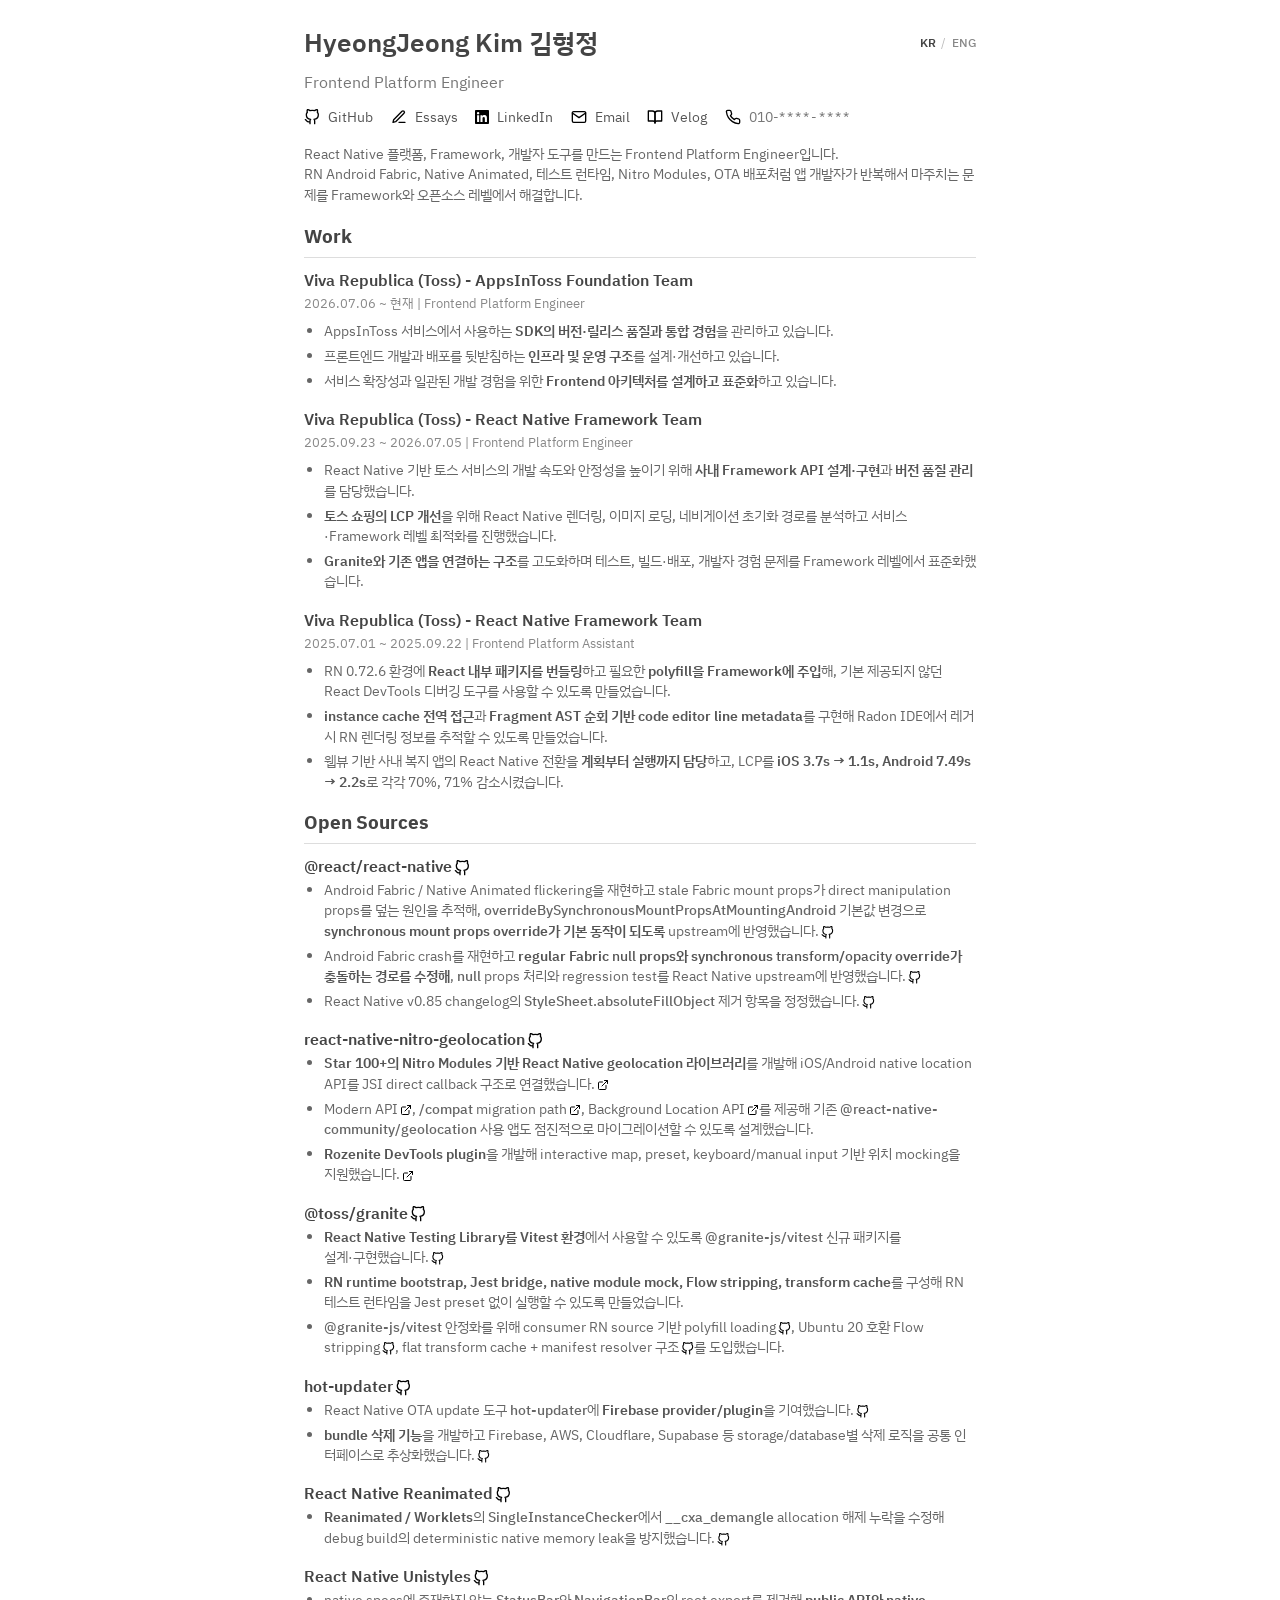
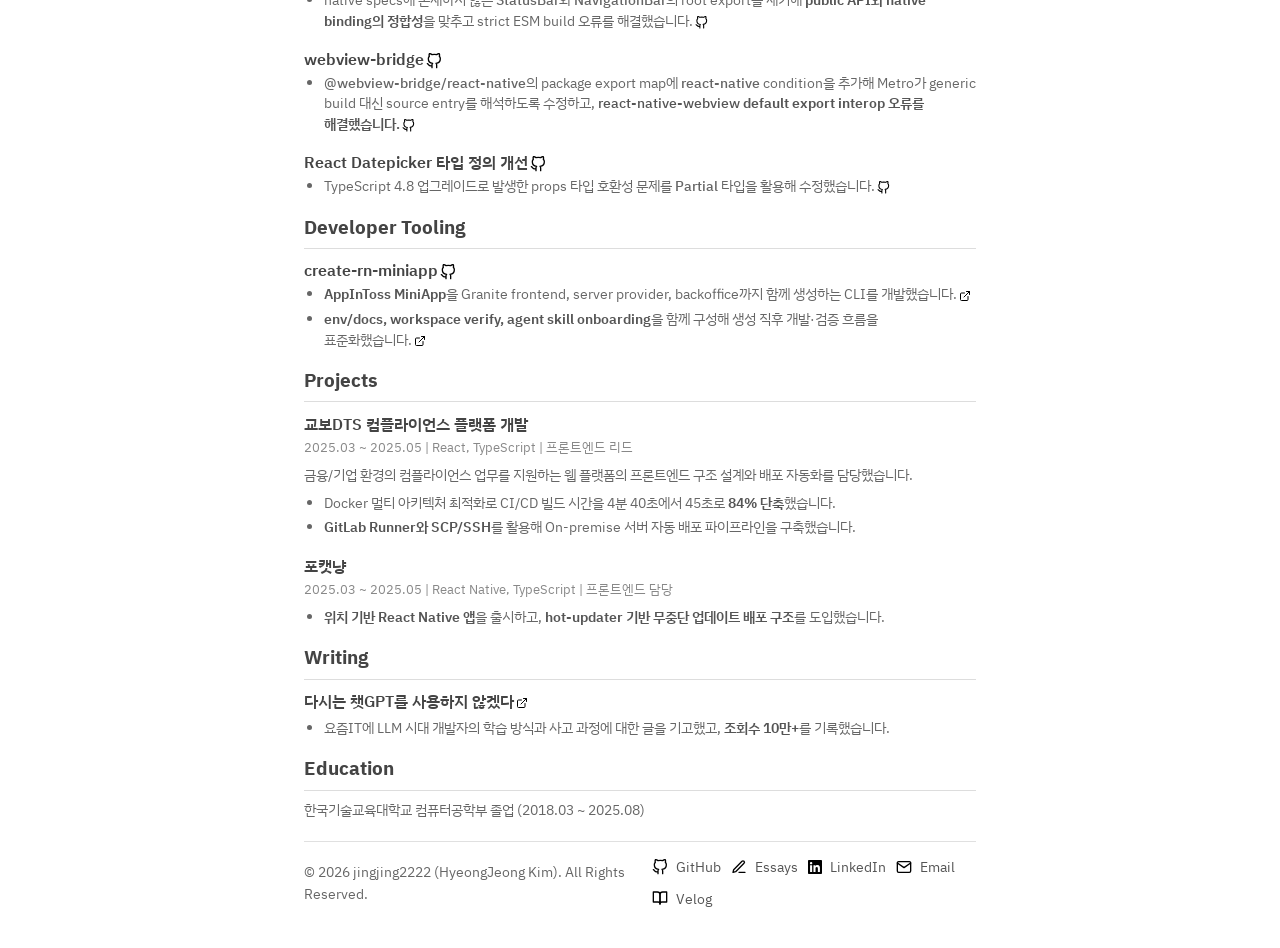
<file: index.html>
<!DOCTYPE html>
<html lang="ko">

<head>
    <link rel="stylesheet" href="style.css?v=external-icon-links-1" />
    <meta charset="UTF-8">
    <meta name="viewport" content="width=device-width, initial-scale=1.0">
    <title>김형정 | Frontend Platform Engineer</title>
    <meta name="description" content="jingjing2222's resume">
    <meta name="keywords"
        content="김형정, Frontend Platform Engineer, React Native, TypeScript, 토스, Framework, Developer Tooling, jingjing2222">
    <meta name="author" content="김형정 (HyeongJeong Kim)">
    <meta name="robots" content="index, follow">
    <link rel="canonical" href="https://jingjing2222.github.io/resume/">
    <link rel="alternate" hreflang="ko" href="https://jingjing2222.github.io/resume/">
    <link rel="alternate" hreflang="en" href="https://jingjing2222.github.io/resume/en.html">
    <link rel="alternate" hreflang="x-default" href="https://jingjing2222.github.io/resume/">

    <!-- Open Graph Meta Tags -->
    <meta property="og:type" content="website">
    <meta property="og:title" content="김형정 | Frontend Platform Engineer">
    <meta property="og:description" content="jingjing2222's resume">
    <meta property="og:url" content="https://jingjing2222.github.io/resume/">
    <meta property="og:site_name" content="김형정 이력서">
    <meta property="og:locale" content="ko_KR">

    <!-- Twitter Card Meta Tags -->
    <meta name="twitter:card" content="summary">
    <meta name="twitter:title" content="김형정 | Frontend Platform Engineer">
    <meta name="twitter:description" content="jingjing2222's resume">
    <meta name="twitter:site" content="@jingjing2222">
    <meta name="twitter:creator" content="@jingjing2222">

    <!-- JSON-LD Structured Data -->
    <script type="application/ld+json">
    {
        "@context": "https://schema.org",
        "@type": "Person",
        "name": "김형정",
        "alternateName": "HyeongJeong Kim",
        "jobTitle": "Frontend Platform Engineer",
        "description": "jingjing2222's resume",
        "url": "https://jingjing2222.github.io/resume/",
        "sameAs": [
            "https://github.com/jingjing2222",
            "https://velog.io/@jingjing2222/posts",
            "https://brunch.co.kr/@jay2",
            "https://www.linkedin.com/in/%ED%98%95%EC%A0%95-%EA%B9%80-28005a360/"
        ],
        "email": "hj.jingjing2222@gmail.com",
        "knowsAbout": [
            "React Native",
            "React Native Platform",
            "TypeScript",
            "Frontend Platform",
            "Developer Tooling",
            "Mobile Development",
            "JavaScript"
        ],
        "worksFor": {
            "@type": "Organization",
            "name": "Viva Republica (Toss)"
        },
        "alumniOf": {
            "@type": "EducationalOrganization",
            "name": "한국기술교육대학교",
            "department": "컴퓨터공학부"
        }
    }
    </script>
</head>

<body>
    <main class="main">
        <header>
            <div class="header-title-row">
                <h1 class="title">HyeongJeong Kim 김형정</h1>
                <nav class="lang-switch" aria-label="Language">
                    <a href="index.html" class="lang-link" aria-current="page">KR</a>
                    <span class="lang-separator" aria-hidden="true">/</span>
                    <a href="en.html" class="lang-link">ENG</a>
                </nav>
            </div>
            <div class="title-desc">Frontend Platform Engineer</div>

            <div class="social-links">
                <a href="https://github.com/jingjing2222" target="_blank" class="social-link">
                    <span class="icon github-icon" aria-hidden="true"></span> GitHub
                </a>

                <a href="https://brunch.co.kr/@jay2" target="_blank" class="social-link">
                    <span class="icon essay-icon" aria-hidden="true"></span> Essays
                </a>

                <a href="https://www.linkedin.com/in/%ED%98%95%EC%A0%95-%EA%B9%80-28005a360/" target="_blank"
                    class="social-link">
                    <span class="icon linkedin-icon" aria-hidden="true"></span> LinkedIn
                </a>

                <a href="mailto:hj.jingjing2222@gmail.com" target="_blank" class="social-link">
                    <span class="icon email-icon" aria-hidden="true"></span> Email
                </a>

                <a href="https://velog.io/@jingjing2222/posts" target="_blank" class="social-link">
                    <span class="icon blog-icon" aria-hidden="true"></span> Velog
                </a>

                <div class="social-link">
                    <span class="icon phone-icon" aria-hidden="true"></span><span>010-</span><span
                        class="phone-number"></span>
                </div>
            </div>
        </header>

        <section class="about">
            <p>
                React Native 플랫폼, Framework, 개발자 도구를 만드는 Frontend Platform Engineer입니다.<br />
                RN Android Fabric, Native Animated, 테스트 런타임, Nitro Modules, OTA 배포처럼 앱 개발자가 반복해서 마주치는 문제를 Framework와 오픈소스 레벨에서 해결합니다.<br />
            </p>
        </section>

        <section class="work">
            <h2>Work</h2>

            <div class="experience-item">
                <h3>Viva Republica (Toss) - AppsInToss Foundation Team</h3>
                <div class="project-period">2026.07.06 ~ 현재 | Frontend Platform Engineer</div>
                <ul>
                    <li>AppsInToss 서비스에서 사용하는 <span class="semibold">SDK의 버전·릴리스 품질과 통합 경험</span>을 관리하고 있습니다.</li>
                    <li>프론트엔드 개발과 배포를 뒷받침하는 <span class="semibold">인프라 및 운영 구조</span>를 설계·개선하고 있습니다.</li>
                    <li>서비스 확장성과 일관된 개발 경험을 위한 <span class="semibold">Frontend 아키텍처를 설계하고 표준화</span>하고 있습니다.</li>
                </ul>
            </div>

            <div class="experience-item">
                <h3>Viva Republica (Toss) - React Native Framework Team</h3>
                <div class="project-period">2025.09.23 ~ 2026.07.05 | Frontend Platform Engineer</div>
                <ul>
                    <li>React Native 기반 토스 서비스의 개발 속도와 안정성을 높이기 위해 <span class="semibold">사내 Framework API 설계·구현</span>과 <span class="semibold">버전 품질 관리</span>를 담당했습니다.</li>
                    <li><span class="semibold">토스 쇼핑의 LCP 개선</span>을 위해 React Native 렌더링, 이미지 로딩, 네비게이션 초기화 경로를 분석하고 서비스·Framework 레벨 최적화를 진행했습니다.</li>
                    <li><span class="semibold">Granite와 기존 앱을 연결하는 구조</span>를 고도화하며 테스트, 빌드·배포, 개발자 경험 문제를 Framework 레벨에서 표준화했습니다.</li>
                </ul>
            </div>

            <div class="experience-item">
                <h3>Viva Republica (Toss) - React Native Framework Team</h3>
                <div class="project-period">2025.07.01 ~ 2025.09.22 | Frontend Platform Assistant</div>
                <ul>
                    <li>RN 0.72.6 환경에 <span class="semibold">React 내부 패키지를 번들링</span>하고 필요한 <span class="semibold">polyfill을 Framework에 주입</span>해, 기본 제공되지 않던 React DevTools 디버깅 도구를 사용할 수 있도록 만들었습니다.</li>
                    <li><span class="semibold">instance cache 전역 접근</span>과 <span class="semibold">Fragment AST 순회 기반 code editor line metadata</span>를 구현해 Radon IDE에서 레거시 RN 렌더링 정보를 추적할 수 있도록 만들었습니다.</li>
                    <li>웹뷰 기반 사내 복지 앱의 React Native 전환을 <span class="semibold">계획부터 실행까지 담당</span>하고, LCP를 <span class="semibold">iOS 3.7s → 1.1s, Android 7.49s → 2.2s</span>로 각각 70%, 71% 감소시켰습니다.</li>
                </ul>
            </div>
        </section>

        <section class="open-source">
            <h2>Open Sources</h2>

            <div class="experience-item open-source-react-native">
                <h3>@react/react-native<a href="https://github.com/react/react-native" target="_blank"
                        class="github-link" aria-label="@react/react-native GitHub 저장소"><span
                            class="icon github-icon" aria-hidden="true"></span></a></h3>
                <ul>
                    <li>Android Fabric / Native Animated flickering을 재현하고 stale Fabric mount props가 direct manipulation props를 덮는 원인을 추적해, <code>overrideBySynchronousMountPropsAtMountingAndroid</code> 기본값 변경으로 <span class="semibold">synchronous mount props override가 기본 동작이 되도록</span> upstream에 <span class="github-reference">반영했습니다.<a
                            href="https://github.com/react/react-native/pull/56652" target="_blank"
                            class="github-link" aria-label="React Native PR 56652"><span class="icon github-icon"
                                aria-hidden="true"></span></a></span></li>
                    <li>Android Fabric crash를 재현하고 <span class="semibold">regular Fabric <code>null</code> props와 synchronous <code>transform</code>/<code>opacity</code> override가 충돌하는 경로를 수정해</span>, <code>null</code> props 처리와 regression test를 React Native upstream에 <span class="github-reference">반영했습니다.<a
                            href="https://github.com/react/react-native/pull/56913" target="_blank"
                            class="github-link" aria-label="React Native PR 56913"><span class="icon github-icon"
                                aria-hidden="true"></span></a></span></li>
                    <li>React Native v0.85 changelog의 <code>StyleSheet.absoluteFillObject</code> 제거 항목을 <span class="github-reference">정정했습니다.<a
                            href="https://github.com/react/react-native/pull/56390" target="_blank"
                            class="github-link" aria-label="React Native PR 56390"><span class="icon github-icon"
                                aria-hidden="true"></span></a></span></li>
                </ul>
            </div>

            <div class="experience-item">
                <h3>React Native Unistyles<a href="https://github.com/jpudysz/react-native-unistyles" target="_blank"
                        class="github-link" aria-label="React Native Unistyles GitHub 저장소"><span
                            class="icon github-icon" aria-hidden="true"></span></a></h3>
                <ul>
                    <li>native specs에 존재하지 않는 <code>StatusBar</code>와 <code>NavigationBar</code>의 root export를 제거해 <span class="semibold">public API와 native binding의 정합성</span>을 맞추고 strict ESM build 오류를 <span class="github-reference">해결했습니다.<a
                            href="https://github.com/jpudysz/react-native-unistyles/pull/1197" target="_blank"
                            class="github-link" aria-label="React Native Unistyles PR 1197"><span
                                class="icon github-icon" aria-hidden="true"></span></a></span></li>
                </ul>
            </div>

            <div class="experience-item open-source-granite">
                <h3>@toss/granite<a href="https://github.com/toss/granite" target="_blank"
                        class="github-link" aria-label="@toss/granite GitHub 저장소"><span
                            class="icon github-icon" aria-hidden="true"></span></a></h3>
                <ul>
                    <li><span class="semibold">React Native Testing Library를 Vitest 환경</span>에서 사용할 수 있도록 <code>@granite-js/vitest</code> 신규 패키지를 <span class="github-reference">설계·구현했습니다.<a
                            href="https://github.com/toss/granite/pull/275" target="_blank"
                            class="github-link" aria-label="Granite PR 275"><span class="icon github-icon"
                                aria-hidden="true"></span></a></span></li>
                    <li><span class="semibold">RN runtime bootstrap, Jest bridge, native module mock, Flow stripping, transform cache</span>를 구성해 RN 테스트 런타임을 Jest preset 없이 실행할 수 있도록 만들었습니다.</li>
                    <li><code>@granite-js/vitest</code> 안정화를 위해 consumer RN source 기반 polyfill <span class="github-reference">loading<a
                            href="https://github.com/toss/granite/pull/277" target="_blank" class="github-link"
                            aria-label="Granite PR 277"><span class="icon github-icon" aria-hidden="true"></span></a></span>, Ubuntu 20 호환 Flow <span class="github-reference">stripping<a
                            href="https://github.com/toss/granite/pull/278" target="_blank" class="github-link"
                            aria-label="Granite PR 278"><span class="icon github-icon" aria-hidden="true"></span></a></span>, flat transform cache + manifest resolver <span class="github-reference">구조<a
                            href="https://github.com/toss/granite/pull/284" target="_blank" class="github-link"
                            aria-label="Granite PR 284"><span class="icon github-icon" aria-hidden="true"></span></a></span>를 도입했습니다.</li>
                </ul>
            </div>

            <div class="experience-item open-source-nitro-geolocation">
                <h3>react-native-nitro-geolocation<a href="https://github.com/jingjing2222/react-native-nitro-geolocation"
                        target="_blank" class="github-link" aria-label="react-native-nitro-geolocation GitHub 저장소"><span
                            class="icon github-icon" aria-hidden="true"></span></a></h3>
                <ul>
                    <li><span class="semibold">Star 100+의 Nitro Modules 기반 React Native geolocation 라이브러리</span>를 개발해 iOS/Android native location API를 JSI direct callback 구조로 <span class="external-reference">연결했습니다.<a
                            href="https://react-native-nitro-geolocation.pages.dev/guide/why-nitro-module"
                            target="_blank" class="doc-link" aria-label="Nitro Modules 소개 문서"><span
                                class="link-icon" aria-hidden="true"></span></a></span></li>
                    <li><span class="external-reference">Modern API<a
                            href="https://react-native-nitro-geolocation.pages.dev/guide/modern-api" target="_blank"
                            class="doc-link" aria-label="Modern API 문서"><span class="link-icon"
                                aria-hidden="true"></span></a></span>, <span class="external-reference"><span><code>/compat</code> migration path</span><a
                            href="https://react-native-nitro-geolocation.pages.dev/guide/compat-api" target="_blank"
                            class="doc-link" aria-label="호환 API 마이그레이션 문서"><span class="link-icon"
                                aria-hidden="true"></span></a></span>, <span class="external-reference">Background Location API<a
                            href="https://react-native-nitro-geolocation.pages.dev/background/overview" target="_blank"
                            class="doc-link" aria-label="Background Location API 문서"><span class="link-icon"
                                aria-hidden="true"></span></a></span>를 제공해 기존 <code>@react-native-community/geolocation</code> 사용 앱도 점진적으로 마이그레이션할 수 있도록 설계했습니다.</li>
                    <li><span class="semibold">Rozenite DevTools plugin</span>을 개발해 interactive map, preset, keyboard/manual input 기반 위치 mocking을 <span class="external-reference">지원했습니다.<a
                            href="https://react-native-nitro-geolocation.pages.dev/guide/devtools" target="_blank"
                            class="doc-link" aria-label="Rozenite DevTools plugin 문서"><span class="link-icon"
                                aria-hidden="true"></span></a></span></li>
                </ul>
            </div>

            <div class="experience-item open-source-reanimated">
                <h3>React Native Reanimated<a href="https://github.com/software-mansion/react-native-reanimated"
                        target="_blank" class="github-link" aria-label="React Native Reanimated GitHub 저장소"><span
                            class="icon github-icon" aria-hidden="true"></span></a></h3>
                <ul>
                    <li><span class="semibold">Reanimated / Worklets</span>의 <code>SingleInstanceChecker</code>에서 <code>__cxa_demangle</code> allocation 해제 누락을 수정해 debug build의 deterministic native memory leak을 <span class="github-reference">방지했습니다.<a
                            href="https://github.com/software-mansion/react-native-reanimated/pull/8964" target="_blank"
                            class="github-link" aria-label="React Native Reanimated PR 8964"><span
                                class="icon github-icon" aria-hidden="true"></span></a></span></li>
                </ul>
            </div>

            <div class="experience-item open-source-hot-updater">
                <h3>hot-updater<a href="https://github.com/gronxb/hot-updater" target="_blank"
                        class="github-link" aria-label="hot-updater GitHub 저장소"><span class="icon github-icon"
                            aria-hidden="true"></span></a></h3>
                <ul>
                    <li>React Native OTA update 도구 <code>hot-updater</code>에 <span class="semibold">Firebase provider/plugin</span>을 <span class="github-reference">기여했습니다.<a
                            href="https://github.com/gronxb/hot-updater/pull/212" target="_blank"
                            class="github-link" aria-label="hot-updater PR 212"><span class="icon github-icon"
                                aria-hidden="true"></span></a></span></li>
                    <li><span class="semibold">bundle 삭제 기능</span>을 개발하고 Firebase, AWS, Cloudflare, Supabase 등 storage/database별 삭제 로직을 공통 인터페이스로 <span class="github-reference">추상화했습니다.<a
                            href="https://github.com/gronxb/hot-updater/pull/388" target="_blank"
                            class="github-link" aria-label="hot-updater PR 388"><span class="icon github-icon"
                                aria-hidden="true"></span></a></span></li>
                </ul>
            </div>

            <div class="experience-item">
                <h3>webview-bridge<a href="https://github.com/gronxb/webview-bridge" target="_blank"
                        class="github-link" aria-label="webview-bridge GitHub 저장소"><span
                            class="icon github-icon" aria-hidden="true"></span></a></h3>
                <ul>
                    <li><code>@webview-bridge/react-native</code>의 package export map에 <code>react-native</code> condition을 추가해 Metro가 generic build 대신 source entry를 해석하도록 수정하고, <span class="semibold"><code>react-native-webview</code> default export interop 오류를</span> <span class="github-reference"><span class="semibold">해결했습니다.</span><a
                            href="https://github.com/gronxb/webview-bridge/pull/115" target="_blank"
                            class="github-link" aria-label="webview-bridge PR 115"><span class="icon github-icon"
                                aria-hidden="true"></span></a></span></li>
                </ul>
            </div>

            <div class="experience-item">
                <h3>React Datepicker 타입 정의 개선<a href="https://github.com/Hacker0x01/react-datepicker"
                        target="_blank" class="github-link" aria-label="React Datepicker GitHub 저장소"><span
                            class="icon github-icon" aria-hidden="true"></span></a></h3>
                <ul>
                    <li>TypeScript 4.8 업그레이드로 발생한 props 타입 호환성 문제를 <code>Partial</code> 타입을 활용해 <span class="github-reference">수정했습니다.<a
                            href="https://github.com/Hacker0x01/react-datepicker/pull/5406" target="_blank"
                            class="github-link" aria-label="React Datepicker PR 5406"><span
                                class="icon github-icon" aria-hidden="true"></span></a></span></li>
                </ul>
            </div>
        </section>

        <section class="app">
            <h2>Developer Tooling</h2>
            <div class="app-item">
                <h3>create-rn-miniapp<a href="https://github.com/jingjing2222/create-rn-miniapp" target="_blank"
                        class="github-link" aria-label="create-rn-miniapp GitHub 저장소"><span
                            class="icon github-icon" aria-hidden="true"></span></a></h3>
                <ul>
                    <li><span class="semibold">AppInToss MiniApp</span>을 Granite frontend, server provider, backoffice까지 함께 생성하는 CLI를 <span class="external-reference">개발했습니다.<a
                            href="https://github.com/jingjing2222/create-rn-miniapp#%EC%83%9D%EC%84%B1%ED%95%98%EB%A9%B4-%EB%B0%94%EB%A1%9C-%EC%A4%80%EB%B9%84%EB%8F%BC%EC%9A%94"
                            target="_blank" class="doc-link" aria-label="create-rn-miniapp 생성 기능 문서"><span
                                class="link-icon" aria-hidden="true"></span></a></span></li>
                    <li><span class="semibold">env/docs, workspace verify, agent skill onboarding</span>을 함께 구성해 생성 직후 개발·검증 흐름을 <span class="external-reference">표준화했습니다.<a
                            href="https://github.com/jingjing2222/create-rn-miniapp#%EC%83%9D%EC%84%B1%ED%95%98%EB%A9%B4-%EB%B0%94%EB%A1%9C-%EC%A4%80%EB%B9%84%EB%8F%BC%EC%9A%94"
                            target="_blank" class="doc-link" aria-label="create-rn-miniapp 개발 흐름 문서"><span
                                class="link-icon" aria-hidden="true"></span></a></span></li>
                </ul>
            </div>
        </section>

        <section class="projects">
            <h2>Projects</h2>

            <div class="project-item">
                <h3>교보DTS 컴플라이언스 플랫폼 개발</h3>
                <div class="project-period">2025.03 ~ 2025.05 | React, TypeScript | 프론트엔드 리드</div>
                <p>금융/기업 환경의 컴플라이언스 업무를 지원하는 웹 플랫폼의 프론트엔드 구조 설계와 배포 자동화를 담당했습니다.</p>
                <ul>
                    <li>Docker 멀티 아키텍처 최적화로 CI/CD 빌드 시간을 4분 40초에서 45초로 <span class="semibold">84% 단축</span>했습니다.</li>
                    <li><span class="semibold">GitLab Runner와 SCP/SSH</span>를 활용해 On-premise 서버 자동 배포 파이프라인을 구축했습니다.</li>
                </ul>
            </div>

            <div class="project-item">
                <h3>포캣냥</h3>
                <div class="project-period">2025.03 ~ 2025.05 | React Native, TypeScript | 프론트엔드 담당</div>
                <ul>
                    <li><span class="semibold">위치 기반 React Native 앱</span>을 출시하고, <span class="semibold">hot-updater 기반 무중단 업데이트 배포 구조</span>를 도입했습니다.</li>
                </ul>

            </div>
        </section>

        <section class="article">
            <h2>Writing</h2>

            <div class="experience-item">
                <h3>다시는 챗GPT를 사용하지 <span class="external-reference">않겠다<a
                            href="https://yozm.wishket.com/magazine/detail/3076/" target="_blank" class="doc-link"
                            aria-label="다시는 챗GPT를 사용하지 않겠다 글"><span class="link-icon"
                                aria-hidden="true"></span></a></span></h3>
                <ul>
                    <li>요즘IT에 LLM 시대 개발자의 학습 방식과 사고 과정에 대한 글을 기고했고, <span class="semibold">조회수 10만+</span>를 기록했습니다.</li>
                </ul>
            </div>
        </section>

        <section class="education">
            <h2>Education</h2>
            <div class="education-item">
                <ul class="compact-list">
                    <li>한국기술교육대학교 컴퓨터공학부 졸업 (2018.03 ~ 2025.08)</li>
                </ul>
            </div>
        </section>

        <footer class="footer">
            <div class="footer-content">
                <div class="footer-info">
                    <p>© 2026 jingjing2222 (HyeongJeong Kim). All Rights Reserved.</p>
                </div>
                <div class="footer-links">
                    <a href="https://github.com/jingjing2222" target="_blank" class="footer-link">
                        <span class="icon github-icon" aria-hidden="true"></span> GitHub
                    </a>
                    <a href="https://brunch.co.kr/@jay2" target="_blank" class="footer-link">
                        <span class="icon essay-icon" aria-hidden="true"></span> Essays
                    </a>
                    <a href="https://www.linkedin.com/in/%ED%98%95%EC%A0%95-%EA%B9%80-28005a360/" target="_blank"
                        class="footer-link">
                        <span class="icon linkedin-icon" aria-hidden="true"></span> LinkedIn
                    </a>
                    <a href="mailto:hj.jingjing2222@gmail.com" class="footer-link">
                        <span class="icon email-icon" aria-hidden="true"></span> Email
                    </a>
                    <a href="https://velog.io/@jingjing2222/posts" target="_blank" class="footer-link">
                        <span class="icon blog-icon" aria-hidden="true"></span> Velog
                    </a>
                </div>
            </div>
        </footer>

    </main>
</body>

</html>
</file>
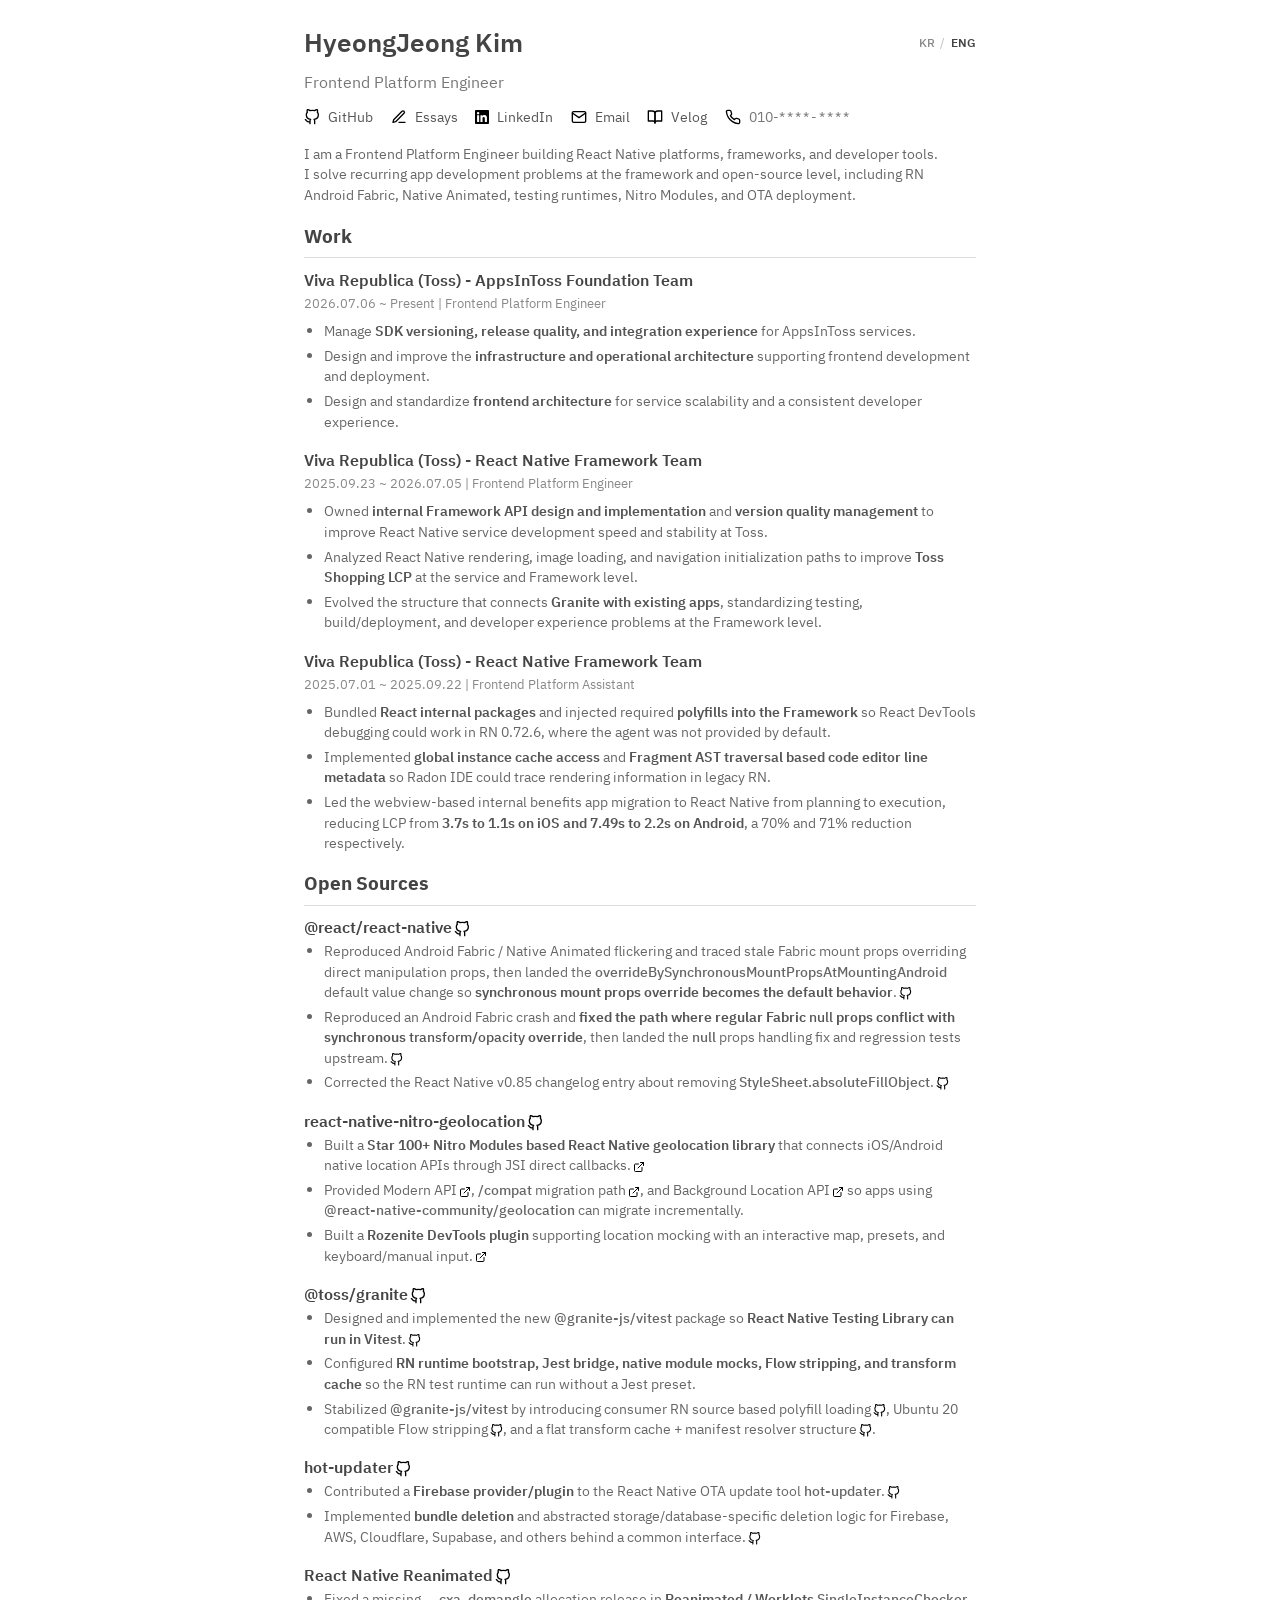
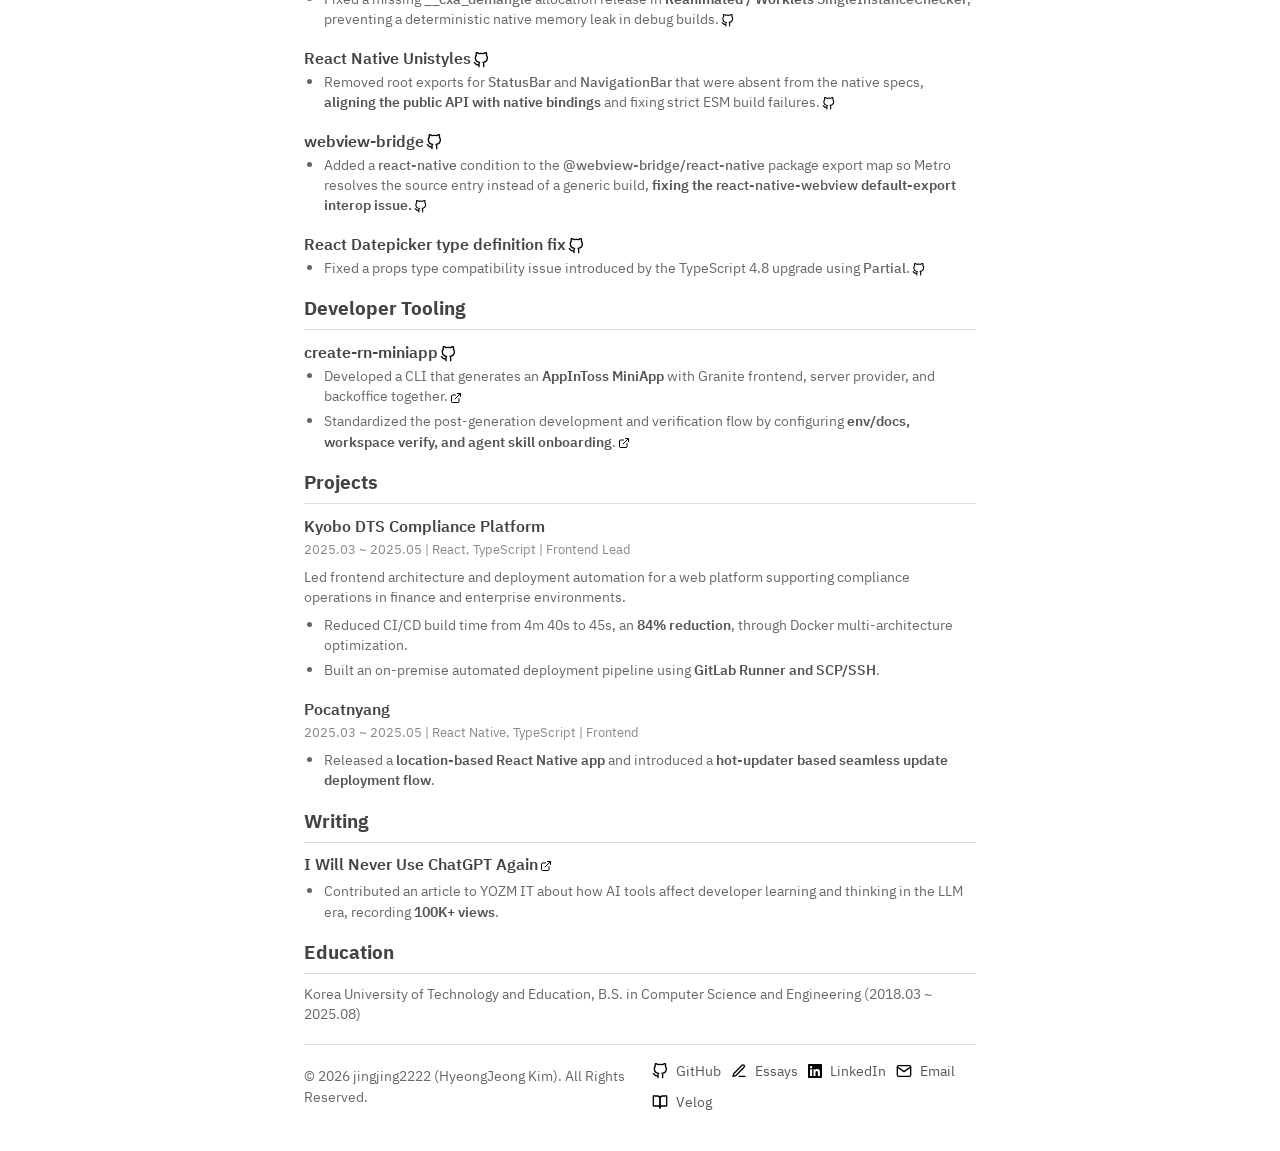
<file: en.html>
<!DOCTYPE html>
<html lang="en">

<head>
    <link rel="stylesheet" href="style.css?v=external-icon-links-1" />
    <meta charset="UTF-8">
    <meta name="viewport" content="width=device-width, initial-scale=1.0">
    <title>HyeongJeong Kim | Frontend Platform Engineer</title>
    <meta name="description" content="HyeongJeong Kim's resume">
    <meta name="keywords"
        content="HyeongJeong Kim, Frontend Platform Engineer, React Native, TypeScript, Toss, Framework, Developer Tooling, jingjing2222">
    <meta name="author" content="HyeongJeong Kim (김형정)">
    <meta name="robots" content="index, follow">
    <link rel="canonical" href="https://jingjing2222.github.io/resume/en.html">
    <link rel="alternate" hreflang="ko" href="https://jingjing2222.github.io/resume/">
    <link rel="alternate" hreflang="en" href="https://jingjing2222.github.io/resume/en.html">
    <link rel="alternate" hreflang="x-default" href="https://jingjing2222.github.io/resume/">

    <!-- Open Graph Meta Tags -->
    <meta property="og:type" content="website">
    <meta property="og:title" content="HyeongJeong Kim | Frontend Platform Engineer">
    <meta property="og:description" content="HyeongJeong Kim's resume">
    <meta property="og:url" content="https://jingjing2222.github.io/resume/en.html">
    <meta property="og:site_name" content="HyeongJeong Kim Resume">
    <meta property="og:locale" content="en_US">

    <!-- Twitter Card Meta Tags -->
    <meta name="twitter:card" content="summary">
    <meta name="twitter:title" content="HyeongJeong Kim | Frontend Platform Engineer">
    <meta name="twitter:description" content="HyeongJeong Kim's resume">
    <meta name="twitter:site" content="@jingjing2222">
    <meta name="twitter:creator" content="@jingjing2222">

    <!-- JSON-LD Structured Data -->
    <script type="application/ld+json">
    {
        "@context": "https://schema.org",
        "@type": "Person",
        "name": "HyeongJeong Kim",
        "alternateName": "김형정",
        "jobTitle": "Frontend Platform Engineer",
        "description": "HyeongJeong Kim's resume",
        "url": "https://jingjing2222.github.io/resume/en.html",
        "sameAs": [
            "https://github.com/jingjing2222",
            "https://velog.io/@jingjing2222/posts",
            "https://brunch.co.kr/@jay2",
            "https://www.linkedin.com/in/%ED%98%95%EC%A0%95-%EA%B9%80-28005a360/"
        ],
        "email": "hj.jingjing2222@gmail.com",
        "knowsAbout": [
            "React Native",
            "React Native Platform",
            "TypeScript",
            "Frontend Platform",
            "Developer Tooling",
            "Mobile Development",
            "JavaScript"
        ],
        "worksFor": {
            "@type": "Organization",
            "name": "Viva Republica (Toss)"
        },
        "alumniOf": {
            "@type": "EducationalOrganization",
            "name": "Korea University of Technology and Education",
            "department": "Computer Science and Engineering"
        }
    }
    </script>
</head>

<body>
    <main class="main">
        <header>
            <div class="header-title-row">
                <h1 class="title">HyeongJeong Kim</h1>
                <nav class="lang-switch" aria-label="Language">
                    <a href="index.html" class="lang-link">KR</a>
                    <span class="lang-separator" aria-hidden="true">/</span>
                    <a href="en.html" class="lang-link" aria-current="page">ENG</a>
                </nav>
            </div>
            <div class="title-desc">Frontend Platform Engineer</div>

            <div class="social-links">
                <a href="https://github.com/jingjing2222" target="_blank" class="social-link">
                    <span class="icon github-icon" aria-hidden="true"></span> GitHub
                </a>

                <a href="https://brunch.co.kr/@jay2" target="_blank" class="social-link">
                    <span class="icon essay-icon" aria-hidden="true"></span> Essays
                </a>

                <a href="https://www.linkedin.com/in/%ED%98%95%EC%A0%95-%EA%B9%80-28005a360/" target="_blank"
                    class="social-link">
                    <span class="icon linkedin-icon" aria-hidden="true"></span> LinkedIn
                </a>

                <a href="mailto:hj.jingjing2222@gmail.com" target="_blank" class="social-link">
                    <span class="icon email-icon" aria-hidden="true"></span> Email
                </a>

                <a href="https://velog.io/@jingjing2222/posts" target="_blank" class="social-link">
                    <span class="icon blog-icon" aria-hidden="true"></span> Velog
                </a>

                <div class="social-link">
                    <span class="icon phone-icon" aria-hidden="true"></span><span>010-</span><span
                        class="phone-number"></span>
                </div>
            </div>
        </header>

        <section class="about">
            <p>
                I am a Frontend Platform Engineer building React Native platforms, frameworks, and developer tools.<br />
                I solve recurring app development problems at the framework and open-source level, including RN Android Fabric, Native Animated, testing runtimes, Nitro Modules, and OTA deployment.<br />
            </p>
        </section>

        <section class="work">
            <h2>Work</h2>

            <div class="experience-item">
                <h3>Viva Republica (Toss) - AppsInToss Foundation Team</h3>
                <div class="project-period">2026.07.06 ~ Present | Frontend Platform Engineer</div>
                <ul>
                    <li>Manage <span class="semibold">SDK versioning, release quality, and integration experience</span> for AppsInToss services.</li>
                    <li>Design and improve the <span class="semibold">infrastructure and operational architecture</span> supporting frontend development and deployment.</li>
                    <li>Design and standardize <span class="semibold">frontend architecture</span> for service scalability and a consistent developer experience.</li>
                </ul>
            </div>

            <div class="experience-item">
                <h3>Viva Republica (Toss) - React Native Framework Team</h3>
                <div class="project-period">2025.09.23 ~ 2026.07.05 | Frontend Platform Engineer</div>
                <ul>
                    <li>Owned <span class="semibold">internal Framework API design and implementation</span> and <span class="semibold">version quality management</span> to improve React Native service development speed and stability at Toss.</li>
                    <li>Analyzed React Native rendering, image loading, and navigation initialization paths to improve <span class="semibold">Toss Shopping LCP</span> at the service and Framework level.</li>
                    <li>Evolved the structure that connects <span class="semibold">Granite with existing apps</span>, standardizing testing, build/deployment, and developer experience problems at the Framework level.</li>
                </ul>
            </div>

            <div class="experience-item">
                <h3>Viva Republica (Toss) - React Native Framework Team</h3>
                <div class="project-period">2025.07.01 ~ 2025.09.22 | Frontend Platform Assistant</div>
                <ul>
                    <li>Bundled <span class="semibold">React internal packages</span> and injected required <span class="semibold">polyfills into the Framework</span> so React DevTools debugging could work in RN 0.72.6, where the agent was not provided by default.</li>
                    <li>Implemented <span class="semibold">global instance cache access</span> and <span class="semibold">Fragment AST traversal based code editor line metadata</span> so Radon IDE could trace rendering information in legacy RN.</li>
                    <li>Led the webview-based internal benefits app migration to React Native from planning to execution, reducing LCP from <span class="semibold">3.7s to 1.1s on iOS and 7.49s to 2.2s on Android</span>, a 70% and 71% reduction respectively.</li>
                </ul>
            </div>
        </section>

        <section class="open-source">
            <h2>Open Sources</h2>

            <div class="experience-item open-source-react-native">
                <h3>@react/react-native<a href="https://github.com/react/react-native" target="_blank"
                        class="github-link" aria-label="@react/react-native GitHub repository"><span
                            class="icon github-icon" aria-hidden="true"></span></a></h3>
                <ul>
                    <li>Reproduced Android Fabric / Native Animated flickering and traced stale Fabric mount props overriding direct manipulation props, then landed the <code>overrideBySynchronousMountPropsAtMountingAndroid</code> default value change so <span class="semibold">synchronous mount props override becomes the default</span> <span class="github-reference"><span class="semibold">behavior</span>.<a
                            href="https://github.com/react/react-native/pull/56652" target="_blank"
                            class="github-link" aria-label="React Native PR 56652"><span class="icon github-icon"
                                aria-hidden="true"></span></a></span></li>
                    <li>Reproduced an Android Fabric crash and <span class="semibold">fixed the path where regular Fabric <code>null</code> props conflict with synchronous <code>transform</code>/<code>opacity</code> override</span>, then landed the <code>null</code> props handling fix and regression tests <span class="github-reference">upstream.<a
                            href="https://github.com/react/react-native/pull/56913" target="_blank"
                            class="github-link" aria-label="React Native PR 56913"><span class="icon github-icon"
                                aria-hidden="true"></span></a></span></li>
                    <li>Corrected the React Native v0.85 changelog entry about removing <span class="github-reference"><code>StyleSheet.absoluteFillObject</code>.<a
                            href="https://github.com/react/react-native/pull/56390" target="_blank"
                            class="github-link" aria-label="React Native PR 56390"><span class="icon github-icon"
                                aria-hidden="true"></span></a></span></li>
                </ul>
            </div>

            <div class="experience-item">
                <h3>React Native Unistyles<a href="https://github.com/jpudysz/react-native-unistyles" target="_blank"
                        class="github-link" aria-label="React Native Unistyles GitHub repository"><span
                            class="icon github-icon" aria-hidden="true"></span></a></h3>
                <ul>
                    <li>Removed root exports for <code>StatusBar</code> and <code>NavigationBar</code> that were absent from the native specs, <span class="semibold">aligning the public API with native bindings</span> and fixing strict ESM build <span class="github-reference">failures.<a
                            href="https://github.com/jpudysz/react-native-unistyles/pull/1197" target="_blank"
                            class="github-link" aria-label="React Native Unistyles PR 1197"><span
                                class="icon github-icon" aria-hidden="true"></span></a></span></li>
                </ul>
            </div>

            <div class="experience-item open-source-granite">
                <h3>@toss/granite<a href="https://github.com/toss/granite" target="_blank"
                        class="github-link" aria-label="@toss/granite GitHub repository"><span
                            class="icon github-icon" aria-hidden="true"></span></a></h3>
                <ul>
                    <li>Designed and implemented the new <code>@granite-js/vitest</code> package so <span class="semibold">React Native Testing Library can run in</span> <span class="github-reference"><span class="semibold">Vitest</span>.<a
                            href="https://github.com/toss/granite/pull/275" target="_blank"
                            class="github-link" aria-label="Granite PR 275"><span class="icon github-icon"
                                aria-hidden="true"></span></a></span></li>
                    <li>Configured <span class="semibold">RN runtime bootstrap, Jest bridge, native module mocks, Flow stripping, and transform cache</span> so the RN test runtime can run without a Jest preset.</li>
                    <li>Stabilized <code>@granite-js/vitest</code> by introducing consumer RN source based polyfill <span class="github-reference">loading<a
                            href="https://github.com/toss/granite/pull/277" target="_blank" class="github-link"
                            aria-label="Granite PR 277"><span class="icon github-icon" aria-hidden="true"></span></a></span>, Ubuntu 20 compatible Flow <span class="github-reference">stripping<a
                            href="https://github.com/toss/granite/pull/278" target="_blank" class="github-link"
                            aria-label="Granite PR 278"><span class="icon github-icon" aria-hidden="true"></span></a></span>, and a flat transform cache + manifest resolver <span class="github-reference">structure<a
                            href="https://github.com/toss/granite/pull/284" target="_blank" class="github-link"
                            aria-label="Granite PR 284"><span class="icon github-icon" aria-hidden="true"></span></a></span>.</li>
                </ul>
            </div>

            <div class="experience-item open-source-nitro-geolocation">
                <h3>react-native-nitro-geolocation<a href="https://github.com/jingjing2222/react-native-nitro-geolocation"
                        target="_blank" class="github-link" aria-label="react-native-nitro-geolocation GitHub repository"><span
                            class="icon github-icon" aria-hidden="true"></span></a></h3>
                <ul>
                    <li>Built a <span class="semibold">Star 100+ Nitro Modules based React Native geolocation library</span> that connects iOS/Android native location APIs through JSI direct <span class="external-reference">callbacks.<a
                            href="https://react-native-nitro-geolocation.pages.dev/guide/why-nitro-module"
                            target="_blank" class="doc-link" aria-label="Nitro Modules overview documentation"><span
                                class="link-icon" aria-hidden="true"></span></a></span></li>
                    <li>Provided <span class="external-reference">Modern API<a
                            href="https://react-native-nitro-geolocation.pages.dev/guide/modern-api" target="_blank"
                            class="doc-link" aria-label="Modern API documentation"><span class="link-icon"
                                aria-hidden="true"></span></a></span>, <span class="external-reference"><span><code>/compat</code> migration path</span><a
                            href="https://react-native-nitro-geolocation.pages.dev/guide/compat-api" target="_blank"
                            class="doc-link" aria-label="Compatibility API migration documentation"><span
                                class="link-icon" aria-hidden="true"></span></a></span>, and <span class="external-reference">Background Location API<a
                            href="https://react-native-nitro-geolocation.pages.dev/background/overview" target="_blank"
                            class="doc-link" aria-label="Background Location API documentation"><span
                                class="link-icon" aria-hidden="true"></span></a></span> so apps using <code>@react-native-community/geolocation</code> can migrate incrementally.</li>
                    <li>Built a <span class="semibold">Rozenite DevTools plugin</span> supporting location mocking with an interactive map, presets, and keyboard/manual <span class="external-reference">input.<a
                            href="https://react-native-nitro-geolocation.pages.dev/guide/devtools" target="_blank"
                            class="doc-link" aria-label="Rozenite DevTools plugin documentation"><span
                                class="link-icon" aria-hidden="true"></span></a></span></li>
                </ul>
            </div>

            <div class="experience-item open-source-reanimated">
                <h3>React Native Reanimated<a href="https://github.com/software-mansion/react-native-reanimated"
                        target="_blank" class="github-link" aria-label="React Native Reanimated GitHub repository"><span
                            class="icon github-icon" aria-hidden="true"></span></a></h3>
                <ul>
                    <li>Fixed a missing <code>__cxa_demangle</code> allocation release in <span class="semibold">Reanimated / Worklets</span> <code>SingleInstanceChecker</code>, preventing a deterministic native memory leak in <span class="github-reference">debug builds.<a
                            href="https://github.com/software-mansion/react-native-reanimated/pull/8964" target="_blank"
                            class="github-link" aria-label="React Native Reanimated PR 8964"><span
                                class="icon github-icon" aria-hidden="true"></span></a></span></li>
                </ul>
            </div>

            <div class="experience-item open-source-hot-updater">
                <h3>hot-updater<a href="https://github.com/gronxb/hot-updater" target="_blank"
                        class="github-link" aria-label="hot-updater GitHub repository"><span class="icon github-icon"
                            aria-hidden="true"></span></a></h3>
                <ul>
                    <li>Contributed a <span class="semibold">Firebase provider/plugin</span> to the React Native OTA update tool <span class="github-reference"><code>hot-updater</code>.<a
                            href="https://github.com/gronxb/hot-updater/pull/212" target="_blank"
                            class="github-link" aria-label="hot-updater PR 212"><span class="icon github-icon"
                                aria-hidden="true"></span></a></span></li>
                    <li>Implemented <span class="semibold">bundle deletion</span> and abstracted storage/database-specific deletion logic for Firebase, AWS, Cloudflare, Supabase, and others behind a common <span class="github-reference">interface.<a
                            href="https://github.com/gronxb/hot-updater/pull/388" target="_blank"
                            class="github-link" aria-label="hot-updater PR 388"><span class="icon github-icon"
                                aria-hidden="true"></span></a></span></li>
                </ul>
            </div>

            <div class="experience-item">
                <h3>webview-bridge<a href="https://github.com/gronxb/webview-bridge" target="_blank"
                        class="github-link" aria-label="webview-bridge GitHub repository"><span
                            class="icon github-icon" aria-hidden="true"></span></a></h3>
                <ul>
                    <li>Added a <code>react-native</code> condition to the <code>@webview-bridge/react-native</code> package export map so Metro resolves the source entry instead of a generic build, <span class="semibold">fixing the <code>react-native-webview</code> default-export interop</span> <span class="github-reference"><span class="semibold">issue.</span><a
                            href="https://github.com/gronxb/webview-bridge/pull/115" target="_blank"
                            class="github-link" aria-label="webview-bridge PR 115"><span class="icon github-icon"
                                aria-hidden="true"></span></a></span></li>
                </ul>
            </div>

            <div class="experience-item">
                <h3>React Datepicker type definition fix<a href="https://github.com/Hacker0x01/react-datepicker"
                        target="_blank" class="github-link" aria-label="React Datepicker GitHub repository"><span
                            class="icon github-icon" aria-hidden="true"></span></a></h3>
                <ul>
                    <li>Fixed a props type compatibility issue introduced by the TypeScript 4.8 upgrade using <span class="github-reference"><code>Partial</code>.<a
                            href="https://github.com/Hacker0x01/react-datepicker/pull/5406" target="_blank"
                            class="github-link" aria-label="React Datepicker PR 5406"><span
                                class="icon github-icon" aria-hidden="true"></span></a></span></li>
                </ul>
            </div>
        </section>

        <section class="app">
            <h2>Developer Tooling</h2>
            <div class="app-item">
                <h3>create-rn-miniapp<a href="https://github.com/jingjing2222/create-rn-miniapp" target="_blank"
                        class="github-link" aria-label="create-rn-miniapp GitHub repository"><span
                            class="icon github-icon" aria-hidden="true"></span></a></h3>
                <ul>
                    <li>Developed a CLI that generates an <span class="semibold">AppInToss MiniApp</span> with Granite frontend, server provider, and backoffice <span class="external-reference">together.<a
                            href="https://github.com/jingjing2222/create-rn-miniapp#%EC%83%9D%EC%84%B1%ED%95%98%EB%A9%B4-%EB%B0%94%EB%A1%9C-%EC%A4%80%EB%B9%84%EB%8F%BC%EC%9A%94"
                            target="_blank" class="doc-link" aria-label="create-rn-miniapp generation documentation"><span
                                class="link-icon" aria-hidden="true"></span></a></span></li>
                    <li>Standardized the post-generation development and verification flow by configuring <span class="semibold">env/docs, workspace verify, and agent skill</span> <span class="external-reference"><span class="semibold">onboarding</span>.<a
                            href="https://github.com/jingjing2222/create-rn-miniapp#%EC%83%9D%EC%84%B1%ED%95%98%EB%A9%B4-%EB%B0%94%EB%A1%9C-%EC%A4%80%EB%B9%84%EB%8F%BC%EC%9A%94"
                            target="_blank" class="doc-link" aria-label="create-rn-miniapp development flow documentation"><span
                                class="link-icon" aria-hidden="true"></span></a></span></li>
                </ul>
            </div>
        </section>

        <section class="projects">
            <h2>Projects</h2>

            <div class="project-item">
                <h3>Kyobo DTS Compliance Platform</h3>
                <div class="project-period">2025.03 ~ 2025.05 | React, TypeScript | Frontend Lead</div>
                <p>Led frontend architecture and deployment automation for a web platform supporting compliance operations in finance and enterprise environments.</p>
                <ul>
                    <li>Reduced CI/CD build time from 4m 40s to 45s, an <span class="semibold">84% reduction</span>, through Docker multi-architecture optimization.</li>
                    <li>Built an on-premise automated deployment pipeline using <span class="semibold">GitLab Runner and SCP/SSH</span>.</li>
                </ul>
            </div>

            <div class="project-item">
                <h3>Pocatnyang</h3>
                <div class="project-period">2025.03 ~ 2025.05 | React Native, TypeScript | Frontend</div>
                <ul>
                    <li>Released a <span class="semibold">location-based React Native app</span> and introduced a <span class="semibold">hot-updater based seamless update deployment flow</span>.</li>
                </ul>

            </div>
        </section>

        <section class="article">
            <h2>Writing</h2>

            <div class="experience-item">
                <h3>I Will Never Use ChatGPT <span class="external-reference">Again<a
                            href="https://yozm.wishket.com/magazine/detail/3076/" target="_blank" class="doc-link"
                            aria-label="I Will Never Use ChatGPT Again article"><span class="link-icon"
                                aria-hidden="true"></span></a></span></h3>
                <ul>
                    <li>Contributed an article to YOZM IT about how AI tools affect developer learning and thinking in the LLM era, recording <span class="semibold">100K+ views</span>.</li>
                </ul>
            </div>
        </section>

        <section class="education">
            <h2>Education</h2>
            <div class="education-item">
                <ul class="compact-list">
                    <li>Korea University of Technology and Education, B.S. in Computer Science and Engineering (2018.03 ~ 2025.08)</li>
                </ul>
            </div>
        </section>

        <footer class="footer">
            <div class="footer-content">
                <div class="footer-info">
                    <p>© 2026 jingjing2222 (HyeongJeong Kim). All Rights Reserved.</p>
                </div>
                <div class="footer-links">
                    <a href="https://github.com/jingjing2222" target="_blank" class="footer-link">
                        <span class="icon github-icon" aria-hidden="true"></span> GitHub
                    </a>
                    <a href="https://brunch.co.kr/@jay2" target="_blank" class="footer-link">
                        <span class="icon essay-icon" aria-hidden="true"></span> Essays
                    </a>
                    <a href="https://www.linkedin.com/in/%ED%98%95%EC%A0%95-%EA%B9%80-28005a360/" target="_blank"
                        class="footer-link">
                        <span class="icon linkedin-icon" aria-hidden="true"></span> LinkedIn
                    </a>
                    <a href="mailto:hj.jingjing2222@gmail.com" class="footer-link">
                        <span class="icon email-icon" aria-hidden="true"></span> Email
                    </a>
                    <a href="https://velog.io/@jingjing2222/posts" target="_blank" class="footer-link">
                        <span class="icon blog-icon" aria-hidden="true"></span> Velog
                    </a>
                </div>
            </div>
        </footer>

    </main>
</body>

</html>
</file>
<file: style.css>
@font-face {
  font-family: "IBMPlexSansKR";
  src: url("/fonts/IBMPlexSansKR-Light.ttf") format("truetype");
  font-weight: 300;
  font-style: normal;
  font-display: swap;
}

@font-face {
  font-family: "IBMPlexSansKR";
  src: url("/fonts/IBMPlexSansKR-Regular.ttf") format("truetype");
  font-weight: 400;
  font-style: normal;
  font-display: swap;
}

@font-face {
  font-family: "IBMPlexSansKR";
  src: url("/fonts/IBMPlexSansKR-Medium.ttf") format("truetype");
  font-weight: 500;
  font-style: normal;
  font-display: swap;
}

@font-face {
  font-family: "IBMPlexSansKR";
  src: url("/fonts/IBMPlexSansKR-SemiBold.ttf") format("truetype");
  font-weight: 600;
  font-style: normal;
  font-display: swap;
}

@font-face {
  font-family: "IBMPlexSansKR";
  src: url("/fonts/IBMPlexSansKR-Bold.ttf") format("truetype");
  font-weight: 700;
  font-style: normal;
  font-display: swap;
}

* {
  box-sizing: border-box;
  margin: 0;
  padding: 0;
}

body {
  font-family: "IBMPlexSansKR", sans-serif;
  line-height: 1.5;
  color: #555;
  background-color: #fff;
  font-size: 0.9rem;
  -webkit-print-color-adjust: exact;
  print-color-adjust: exact;
}

.main {
  margin: 1.5rem auto;
  width: 720px;
  padding: 0 1.5rem;
}

a {
  color: #555;
  text-decoration: none;
  transition: all 0.2s ease;
  border-radius: 2px;
}

.article .experience-item h3 {
  margin-bottom: 0.3rem;
}

a:hover {
  background-color: #666;
  color: #fff;
}

.title-link {
  color: #555;
  display: inline-flex;
  align-items: center;
  font-weight: inherit;
  width: fit-content;
  max-width: 100%;
  gap: 5px;
  white-space: normal;
  overflow-wrap: anywhere;
  vertical-align: baseline;
}

.title-link:hover {
  background-color: #666;
  color: #fff;
}

.blog-link {
  color: #555;
  display: inline;
  width: fit-content;
  overflow-wrap: anywhere;
}

.blog-link b {
  white-space: normal;
}

.blog-link .icon {
  vertical-align: middle;
}

.blog-link:hover {
  background-color: #666;
  color: #fff;
}

.doc-link {
  color: #555;
  display: inline;
  margin-left: 0.15em;
  border-radius: 3px;
}

.doc-link:hover {
  background-color: #666;
  color: #fff;
}

.external-reference {
  display: inline-flex;
  align-items: center;
  white-space: nowrap;
}

.doc-link .link-icon {
  margin: 0;
  vertical-align: middle;
}

.github-link {
  display: inline;
  margin-left: 0.15em;
  border-radius: 3px;
}

.github-reference {
  display: inline-flex;
  align-items: center;
  white-space: nowrap;
}

.github-link .icon {
  display: inline-block;
  width: 13px;
  height: 13px;
  margin: 0;
  vertical-align: middle;
}

h3 .github-link .icon {
  width: 16px;
  height: 16px;
}

.doc-link .github-icon {
  width: 13px;
  height: 13px;
  margin: 0 0 0 4px;
  vertical-align: -0.12em;
}

.github-link:hover {
  background-color: #666;
  color: #fff;
}

.semibold {
  font-weight: 600;
  color: #555;
}

a:hover .semibold {
  color: #fff;
}

.link-icon {
  display: inline-block;
  width: 12px;
  height: 12px;
  flex: 0 0 auto;
  margin-left: 3px;
  vertical-align: -0.1em;
  background-image: url('data:image/svg+xml;utf8,<svg xmlns="http://www.w3.org/2000/svg" width="16" height="16" viewBox="0 0 24 24" fill="none" stroke="currentColor" stroke-width="2" stroke-linecap="round" stroke-linejoin="round"><path d="M18 13v6a2 2 0 0 1-2 2H5a2 2 0 0 1-2-2V8a2 2 0 0 1 2-2h6"></path><polyline points="15 3 21 3 21 9"></polyline><line x1="10" y1="14" x2="21" y2="3"></line></svg>');
  background-position: center;
  background-repeat: no-repeat;
  background-size: contain;
}

/* Header Styles */
header {
  margin-bottom: 1rem;
}

.header-title-row {
  display: flex;
  align-items: center;
  justify-content: space-between;
  gap: 1rem;
  flex-wrap: wrap;
  margin: 0.5rem 0;
}

.title {
  font-size: 1.6rem;
  font-weight: 600;
  margin: 0;
  color: #444;
}

.lang-switch {
  display: inline-flex;
  align-items: center;
  gap: 0.35rem;
  flex: 0 0 auto;
  color: #999;
  font-size: 0.78rem;
  letter-spacing: 0;
}

.lang-link {
  color: #888;
  font-weight: 500;
}

.lang-link[aria-current="page"] {
  color: #444;
  font-weight: 600;
}

.lang-separator {
  color: #bbb;
}

.title-desc {
  font-size: 1rem;
  color: #777;
  margin-bottom: 0.8rem;
}

.social-links {
  display: flex;
  flex-wrap: wrap;
  gap: 0.45rem 1.1rem;
  margin-top: 0;
  color: #777;
}

.social-link {
  display: inline-flex;
  align-items: center;
  font-size: 0.85rem;
  white-space: nowrap;
}

.icon {
  width: 16px;
  height: 16px;
  margin-right: 8px;
  background-position: center;
  background-repeat: no-repeat;
  background-size: contain;
  display: inline-block;
}

.title-link .icon,
.footer-link .icon {
  flex: 0 0 auto;
}

.title-link .icon {
  margin-right: 0;
}

.title-link .link-icon {
  margin-left: 0;
}

.inline-icon {
  margin-left: 5px;
  margin-right: 0;
}

.github-icon {
  background-image: url('data:image/svg+xml;utf8,<svg xmlns="http://www.w3.org/2000/svg" width="24" height="24" viewBox="0 0 24 24" fill="none" stroke="currentColor" stroke-width="2" stroke-linecap="round" stroke-linejoin="round"><path d="M9 19c-5 1.5-5-2.5-7-3m14 6v-3.87a3.37 3.37 0 0 0-.94-2.61c3.14-.35 6.44-1.54 6.44-7A5.44 5.44 0 0 0 20 4.77 5.07 5.07 0 0 0 19.91 1S18.73.65 16 2.48a13.38 13.38 0 0 0-7 0C6.27.65 5.09 1 5.09 1A5.07 5.07 0 0 0 5 4.77a5.44 5.44 0 0 0-1.5 3.78c0 5.42 3.3 6.61 6.44 7A3.37 3.37 0 0 0 9 18.13V22"></path></svg>');
}

.blog-icon {
  background-image: url('data:image/svg+xml;utf8,<svg xmlns="http://www.w3.org/2000/svg" width="24" height="24" viewBox="0 0 24 24" fill="none" stroke="currentColor" stroke-width="2" stroke-linecap="round" stroke-linejoin="round"><path d="M2 3h6a4 4 0 0 1 4 4v14a3 3 0 0 0-3-3H2z"></path><path d="M22 3h-6a4 4 0 0 0-4 4v14a3 3 0 0 1 3-3h7z"></path></svg>');
}

.essay-icon {
  background-image: url('data:image/svg+xml;utf8,<svg xmlns="http://www.w3.org/2000/svg" width="24" height="24" viewBox="0 0 24 24" fill="none" stroke="currentColor" stroke-width="2" stroke-linecap="round" stroke-linejoin="round"><path d="M12 20h9"></path><path d="M16.5 3.5a2.12 2.12 0 0 1 3 3L7 19l-4 1 1-4Z"></path></svg>');
}

.linkedin-icon {
  width: 14px;
  height: 14px;
  background-image: url('data:image/svg+xml;utf8,<svg xmlns="http://www.w3.org/2000/svg" width="24" height="24" viewBox="0 0 24 24" fill="currentColor"><path d="M22.23 0H1.77C.79 0 0 .77 0 1.73v20.54C0 23.23.79 24 1.77 24h20.46c.98 0 1.77-.77 1.77-1.73V1.73C24 .77 23.21 0 22.23 0zM7.12 20.45H3.56V9h3.56v11.45zM5.34 7.43a2.06 2.06 0 1 1 0-4.12 2.06 2.06 0 0 1 0 4.12zM20.45 20.45h-3.56v-5.57c0-1.33-.02-3.04-1.85-3.04-1.85 0-2.14 1.45-2.14 2.94v5.67H9.35V9h3.41v1.56h.05c.47-.9 1.64-1.85 3.37-1.85 3.61 0 4.27 2.37 4.27 5.46v6.28z"/></svg>');
}

.email-icon {
  background-image: url('data:image/svg+xml;utf8,<svg xmlns="http://www.w3.org/2000/svg" width="24" height="24" viewBox="0 0 24 24" fill="none" stroke="currentColor" stroke-width="2" stroke-linecap="round" stroke-linejoin="round"><path d="M4 4h16c1.1 0 2 .9 2 2v12c0 1.1-.9 2-2 2H4c-1.1 0-2-.9-2-2V6c0-1.1.9-2 2-2z"></path><polyline points="22,6 12,13 2,6"></polyline></svg>');
  display: inline-block;
  vertical-align: middle;
  background-repeat: no-repeat;
}

.phone-icon {
  background-image: url('data:image/svg+xml;utf8,<svg xmlns="http://www.w3.org/2000/svg" width="24" height="24" viewBox="0 0 24 24" fill="none" stroke="currentColor" stroke-width="2" stroke-linecap="round" stroke-linejoin="round"><path d="M22 16.92v3a2 2 0 0 1-2.18 2 19.79 19.79 0 0 1-8.63-3.07 19.5 19.5 0 0 1-6-6 19.79 19.79 0 0 1-3.07-8.67A2 2 0 0 1 4.11 2h3a2 2 0 0 1 2 1.72 12.84 12.84 0 0 0 .7 2.81 2 2 0 0 1-.45 2.11L8.09 9.91a16 16 0 0 0 6 6l1.27-1.27a2 2 0 0 1 2.11-.45 12.84 12.84 0 0 0 2.81.7A2 2 0 0 1 22 16.92z"></path></svg>');
  display: inline-block;
  vertical-align: middle;
  background-repeat: no-repeat;
}

/* Section Styles */
main > section {
  margin: 0;
}

main > section + section {
  margin-top: 1rem;
}

.open-source {
  display: flex;
  flex-direction: column;
}

.open-source > .experience-item {
  order: 6;
}

.open-source > .open-source-react-native {
  order: 1;
}

.open-source > .open-source-nitro-geolocation {
  order: 2;
}

.open-source > .open-source-granite {
  order: 3;
}

.open-source > .open-source-hot-updater {
  order: 4;
}

.open-source > .open-source-reanimated {
  order: 5;
}

h2 {
  font-size: 1.2rem;
  font-weight: 700;
  margin-bottom: 0.6rem;
  border-bottom: 1px solid #ddd;
  padding-bottom: 0.4rem;
  color: #444;
}

h3 {
  font-size: 1rem;
  font-weight: 600;
  margin-bottom: 0.5rem;
  color: #444;
}

h4 {
  font-size: 0.9rem;
  font-weight: 600;
  margin: 0.8rem 0 0.5rem 0;
  color: #555;
}

section p,
section li {
  font-size: 0.85rem;
  color: #666;
  overflow-wrap: anywhere;
}

section ul {
  margin: 0;
  padding-left: 1.25rem;
}

section li + li {
  margin-top: 0.28rem;
}

section code {
  font-family: inherit;
  font-weight: 500;
}

.section-group + .section-group {
  margin-top: 1rem;
}

.section-group > h3 {
  margin-bottom: 0.6rem;
}

.about p {
  margin-bottom: 0;
  font-size: 0.87rem;
}

/* Education & Language Styles */
.experience-item,
.project-item,
.app-item,
.education-item,
.language-item {
  margin-bottom: 1rem;
}

.experience-item:last-child,
.project-item:last-child,
.app-item:last-child,
.education-item:last-child,
.language-item:last-child {
  margin-bottom: 0;
}

/* Experience Styles */
.experience-item h3 {
  margin-bottom: 0.125rem;
}

.experience-item ul li {
  font-weight: 400;
  font-size: 0.85rem;
}

/* Project Styles */
.project-item h3 {
  font-size: 1rem;
  margin-bottom: 0.125rem;
}

.app-item h3 {
  margin-bottom: 0.125rem;
}

.project-item p {
  margin-bottom: 0.45rem;
}

.project-period {
  font-size: 0.8rem;
  color: #888;
  margin-bottom: 0.5rem;
}

.compact-list {
  list-style: none;
  padding-left: 0;
}

.compact-list li {
  font-size: 0.85rem;
}

.link-list .title-link + .title-link {
  margin-left: 0.75rem;
}

/* Print styles - 콘텐츠 자연스럽게 흐르도록 설정 */
@media print {
  @page {
    margin: 0.5cm;
    size: A4;
  }

  .phone-number:before {
    content: "7730-4966" !important;
    letter-spacing: normal !important;
  }

  body {
    font-size: 0.85rem;
    width: 100%;
    margin: 0;
    padding: 0;
  }

  .main {
    width: 100%;
    margin: 0;
    padding: 0.8rem;
  }

  a {
    color: #444;
  }

  .social-link {
    font-size: 0.9rem;
  }

  .lang-switch {
    display: none;
  }

  main > section + section {
    margin-top: 0.75rem;
  }

  .experience-item,
  .project-item,
  .app-item,
  .education-item,
  li {
    break-inside: avoid;
    page-break-inside: avoid;
  }

  h2,
  h3 {
    break-after: avoid;
    page-break-after: avoid;
  }

  h2 {
    margin-top: 0;
  }

  .footer {
    margin-top: 1rem !important;
    padding: 0.7rem 0 0 !important;
  }

  .footer-info {
    font-size: 0.82rem !important;
  }
}

@media (max-width: 768px) {
  .main {
    width: 100%;
    padding: 0 1rem;
  }

  .title {
    font-size: 1.5rem;
  }

  .header-title-row {
    gap: 0.35rem 0.9rem;
  }

  .social-links {
    gap: 0.45rem 0.9rem;
  }

  .link-list .title-link + .title-link {
    margin-left: 0.6rem;
  }
}

/* Footer 스타일 */
.footer {
  margin-top: 1.25rem;
  padding: 0.9rem 0;
  border-top: 1px solid #e0e0e0;
}

.footer-content {
  display: flex;
  flex-direction: column;
  gap: 10px;
}

.footer-info {
  color: #666;
  font-size: 0.9rem;
}

.footer-info p {
  margin: 5px 0;
}

.footer-links {
  display: flex;
  gap: 10px;
  flex-wrap: wrap;
}

.footer-link {
  color: #555;
  text-decoration: none;
  display: flex;
  align-items: center;
  transition: color 0.2s;
}

.footer-link:hover {
  color: #000;
  text-decoration: underline;
}

/* 반응형 조정 */
@media (min-width: 769px) {
  .footer-content {
    flex-direction: row;
    justify-content: space-between;
    align-items: center;
  }
}

.phone-number:before {
  content: "****-****";
  letter-spacing: 2px;
}

.phone-number:hover:before {
  content: "7730-4966";
  letter-spacing: 0px;
}

.app-item p {
  margin-bottom: 5px;
}
</file>
